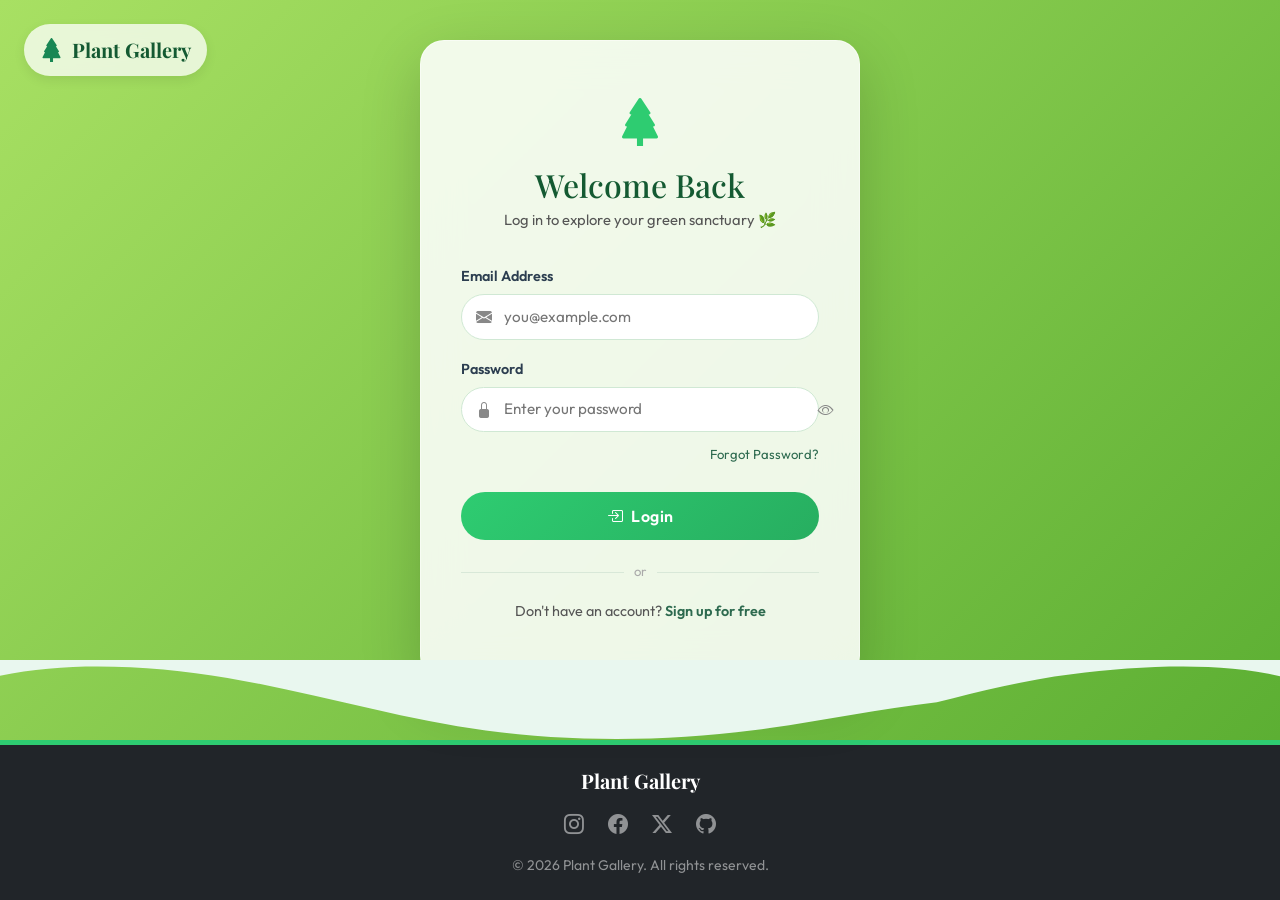
<file: login.html>
<!DOCTYPE html>
<html lang="en">

<head>
    <meta charset="UTF-8">
    <meta name="viewport" content="width=device-width, initial-scale=1.0">
    <title>Login | Plant Gallery</title>
    <meta name="description"
        content="Log in to Plant Gallery and explore our curated indoor plant gallery with detailed care guides.">

    <!-- Google Fonts -->
    <link rel="preconnect" href="https://fonts.googleapis.com">
    <link rel="preconnect" href="https://fonts.gstatic.com" crossorigin>
    <link
        href="https://fonts.googleapis.com/css2?family=Outfit:wght@300;400;600;800&family=Playfair+Display:ital,wght@0,600;1,600&display=swap"
        rel="stylesheet">

    <!-- Bootstrap CSS -->
    <link href="https://cdn.jsdelivr.net/npm/bootstrap@5.3.2/dist/css/bootstrap.min.css" rel="stylesheet">

    <!-- Bootstrap Icons -->
    <link rel="stylesheet" href="https://cdn.jsdelivr.net/npm/bootstrap-icons@1.11.1/font/bootstrap-icons.css">

    <!-- Shared Styles -->
    <link rel="stylesheet" href="style.css">

    <style>
        /* ── Login-page specific overrides ── */

        /* Full-page hero background matching index */
        .login-page-wrapper {
            min-height: 100vh;
            background: linear-gradient(135deg, #a8e063 0%, #56ab2f 100%);
            display: flex;
            flex-direction: column;
        }

        /* Push content below the fixed navbar */
        .login-content-area {
            flex: 1;
            display: flex;
            align-items: center;
            justify-content: center;
            padding: 40px 16px 60px;
            position: relative;
        }

        /* Glassmorphism card */
        .login-card {
            background: rgba(255, 255, 255, 0.88);
            backdrop-filter: blur(20px);
            -webkit-backdrop-filter: blur(20px);
            border: 1px solid rgba(255, 255, 255, 0.45);
            border-radius: 24px;
            box-shadow: 0 20px 60px rgba(0, 0, 0, 0.18);
            padding: 2.8rem 2.5rem 2.5rem;
            width: 100%;
            max-width: 440px;
            animation: fadeIn 0.9s ease forwards;
        }

        .login-card .plant-icon {
            font-size: 3rem;
            color: #2ecc71;
            display: block;
            text-align: center;
            margin-bottom: 0.5rem;
        }

        .login-card h1 {
            font-family: 'Playfair Display', serif;
            font-size: 2rem;
            color: #145a32;
            text-align: center;
            margin-bottom: 0.3rem;
        }

        .login-card .subtitle {
            font-family: 'Outfit', sans-serif;
            font-size: 0.92rem;
            color: #555;
            text-align: center;
            margin-bottom: 2rem;
        }

        /* Form controls */
        .form-label {
            font-family: 'Outfit', sans-serif;
            font-weight: 600;
            font-size: 0.9rem;
            color: #2c3e50;
            margin-bottom: 0.4rem;
        }

        .input-icon-wrapper {
            position: relative;
        }

        .input-icon-wrapper .bi {
            position: absolute;
            left: 14px;
            top: 50%;
            transform: translateY(-50%);
            color: #888;
            font-size: 1rem;
        }

        /* Wrapper is the visual 'pill box' — border lives here, not on the input */
        .input-icon-wrapper {
            position: relative;
            display: flex;
            align-items: center;
            border-radius: 50px;
            border: 1.5px solid #d0e8d4;
            background: #fff;
            transition: border-color 0.3s ease, box-shadow 0.3s ease;
        }

        .input-icon-wrapper:focus-within {
            border-color: #2ecc71;
            box-shadow: 0 0 0 3px rgba(46, 204, 113, 0.18);
        }

        .input-icon-wrapper input {
            font-family: 'Outfit', sans-serif;
            border: none;
            background: transparent;
            outline: none;
            padding: 0.65rem 1rem 0.65rem 2.6rem;
            font-size: 0.95rem;
            width: 100%;
            border-radius: 50px;
        }

        .forgot-link {
            font-family: 'Outfit', sans-serif;
            font-size: 0.82rem;
            color: #2d6a4f;
            text-decoration: none;
            float: right;
            margin-top: 0.3rem;
            transition: color 0.2s;
        }

        .forgot-link:hover {
            color: #145a32;
            text-decoration: underline;
        }

        /* Login button */
        .btn-login {
            background: linear-gradient(135deg, #2ecc71 0%, #27ae60 100%);
            color: #fff;
            font-family: 'Outfit', sans-serif;
            font-weight: 600;
            font-size: 1rem;
            border: none;
            border-radius: 50px;
            padding: 0.75rem;
            width: 100%;
            margin-top: 0.5rem;
            transition: transform 0.25s ease, box-shadow 0.25s ease;
            letter-spacing: 0.5px;
        }

        .btn-login:hover {
            transform: translateY(-3px);
            box-shadow: 0 10px 25px rgba(39, 174, 96, 0.4);
        }

        /* Divider */
        .divider {
            display: flex;
            align-items: center;
            gap: 10px;
            margin: 1.4rem 0 1.2rem;
            color: #aaa;
            font-size: 0.82rem;
            font-family: 'Outfit', sans-serif;
        }

        .divider::before,
        .divider::after {
            content: '';
            flex: 1;
            height: 1px;
            background: #d8e8d8;
        }

        /* Sign-up link */
        .signup-text {
            font-family: 'Outfit', sans-serif;
            font-size: 0.9rem;
            color: #555;
            text-align: center;
        }

        .signup-text a {
            color: #2d6a4f;
            font-weight: 600;
            text-decoration: none;
            transition: color 0.2s;
        }

        .signup-text a:hover {
            color: #145a32;
            text-decoration: underline;
        }

        /* Wave divider at the bottom (decorative, same as index hero) */
        .wave-bottom {
            position: absolute;
            bottom: 0;
            left: 0;
            width: 100%;
            overflow: hidden;
            line-height: 0;
            transform: rotate(180deg);
            pointer-events: none;
        }

        .wave-bottom svg {
            display: block;
            width: calc(100% + 1.3px);
            height: 80px;
        }

        .wave-bottom .shape-fill {
            fill: #e9f7ef;
        }

        /* Password toggle eye button */
        .eye-toggle {
            position: absolute;
            right: 14px;
            top: 50%;
            transform: translateY(-50%);
            background: none;
            border: none;
            padding: 0;
            cursor: pointer;
            color: #888;
            font-size: 1rem;
            line-height: 1;
            transition: color 0.2s;
            z-index: 5;
        }

        .eye-toggle:hover {
            color: #2d6a4f;
        }

        /* Give right-side padding so text doesn't hide under eye icon */
        .has-eye input {
            padding-right: 2.6rem;
        }

        /* Error message */
        .error-msg {
            font-family: 'Outfit', sans-serif;
            font-size: 0.85rem;
            color: #c0392b;
            display: none;
            margin-top: 0.4rem;
            padding-left: 0.5rem;
        }

        /* Floating Logo */
        .floating-logo {
            position: absolute;
            top: 24px;
            left: 24px;
            z-index: 10;
            background: rgba(255, 255, 255, 0.75);
            backdrop-filter: blur(10px);
            padding: 8px 16px;
            border-radius: 50px;
            box-shadow: 0 4px 12px rgba(0, 0, 0, 0.08);
            transition: transform 0.3s ease, background 0.3s ease;
            text-decoration: none;
            display: flex;
            align-items: center;
            gap: 8px;
        }

        .floating-logo:hover {
            transform: translateY(-2px);
            background: rgba(255, 255, 255, 0.95);
        }
    </style>
</head>

<body>



    <!-- Login Page Wrapper (same green gradient as hero) -->
    <div class="login-page-wrapper">

        <!-- Floating Logo -->
        <div class="floating-logo">
            <i class="bi bi-tree-fill text-success fs-4"></i>
            <span class="brand-text fw-bold fs-5 font-playfair" style="color: #145a32;">Plant Gallery</span>
        </div>

        <div class="login-content-area">

            <!-- Glass Login Card -->
            <div class="login-card">

                <i class="bi bi-tree-fill plant-icon"></i>
                <h1>Welcome Back</h1>
                <p class="subtitle">Log in to explore your green sanctuary 🌿</p>

                <form id="loginForm" action="index.html" method="get" novalidate>

                    <!-- Email -->
                    <div class="mb-3">
                        <label for="username" class="form-label">Email Address</label>
                        <div class="input-icon-wrapper">
                            <i class="bi bi-envelope-fill"></i>
                            <input type="email" id="username" name="username" placeholder="you@example.com" required
                                autocomplete="email">
                        </div>
                        <span class="error-msg" id="emailError">Please enter a valid email address.</span>
                    </div>

                    <!-- Password -->
                    <div class="mb-2">
                        <label for="password" class="form-label">Password</label>
                        <div class="input-icon-wrapper has-eye">
                            <i class="bi bi-lock-fill"></i>
                            <input type="password" id="password" name="password" placeholder="Enter your password"
                                required autocomplete="current-password">
                            <button type="button" class="eye-toggle" id="togglePassword"
                                aria-label="Toggle password visibility">
                                <i class="bi bi-eye" id="eyeIcon"></i>
                            </button>
                        </div>
                        <span class="error-msg" id="passwordError">Password cannot be empty.</span>
                    </div>

                    <!-- Password -->
                    <a href="#" class="forgot-link">Forgot Password?</a>
                    <div style="clear:both; margin-bottom: 1.2rem;"></div>

                    <!-- Submit -->
                    <button type="submit" id="loginBtn" class="btn-login">
                        <i class="bi bi-box-arrow-in-right me-2"></i>Login
                    </button>

                </form>

                <div class="divider">or</div>

                <p class="signup-text">
                    Don't have an account? <a href="signup.html">Sign up for free</a>
                </p>

            </div>

            <!-- Decorative wave -->
            <div class="wave-bottom">
                <svg data-name="Layer 1" xmlns="http://www.w3.org/2000/svg" viewBox="0 0 1200 120"
                    preserveAspectRatio="none">
                    <path
                        d="M321.39,56.44c58-10.79,114.16-30.13,172-41.86,82.39-16.72,168.19-17.73,250.45-.39C823.78,31,906.67,72,985.66,92.83c70.05,18.48,146.53,26.09,214.34,3V120H0V95.8C59.71,118.08,130.83,111.47,195.3,98.6,238.11,90,280.92,72.77,321.39,56.44Z"
                        class="shape-fill"></path>
                </svg>
            </div>

        </div>

        <!-- Footer (identical style to index.html) -->
        <footer class="bg-dark text-white py-4 footer-custom">
            <div class="container text-center">
                <h3 class="fw-bold mb-3 font-playfair fs-5">Plant Gallery</h3>
                <div class="d-flex justify-content-center gap-4 mb-3">
                    <a href="https://www.instagram.com/" target="_blank" rel="noopener noreferrer" class="text-white-50 hover-text-white transition-all"><i class="bi bi-instagram fs-5"></i></a>
                    <a href="https://www.facebook.com/" target="_blank" rel="noopener noreferrer" class="text-white-50 hover-text-white transition-all"><i class="bi bi-facebook fs-5"></i></a>
                    <a href="https://x.com/" target="_blank" rel="noopener noreferrer" class="text-white-50 hover-text-white transition-all"><i class="bi bi-twitter-x fs-5"></i></a>
                    <a href="https://github.com/" target="_blank" rel="noopener noreferrer" class="text-white-50 hover-text-white transition-all"><i class="bi bi-github fs-5"></i></a>
                </div>
                <p class="text-white-50 mb-0 small">&copy; 2026 Plant Gallery. All rights reserved.</p>
            </div>
        </footer>

    </div><!-- /#login-page-wrapper -->

    <!-- Bootstrap JS -->
    <script src="https://cdn.jsdelivr.net/npm/bootstrap@5.3.2/dist/js/bootstrap.bundle.min.js"></script>

    <script>
        // Lightweight client-side validation
        document.getElementById('loginForm').addEventListener('submit', function (e) {
            let valid = true;

            const email = document.getElementById('username');
            const emailError = document.getElementById('emailError');
            const password = document.getElementById('password');
            const passwordError = document.getElementById('passwordError');

            // helper: target the wrapper div for border colour
            function wrapOf(el) { return el.closest('.input-icon-wrapper'); }

            // Email check
            const emailRegex = /^[^\s@]+@[^\s@]+\.[^\s@]+$/;
            if (!emailRegex.test(email.value.trim())) {
                emailError.style.display = 'block';
                wrapOf(email).style.borderColor = '#e74c3c';
                valid = false;
            } else {
                emailError.style.display = 'none';
                wrapOf(email).style.borderColor = '#2ecc71';
            }

            // Password check
            if (password.value.trim() === '') {
                passwordError.style.display = 'block';
                wrapOf(password).style.borderColor = '#e74c3c';
                valid = false;
            } else {
                passwordError.style.display = 'none';
                wrapOf(password).style.borderColor = '#2ecc71';
            }

            if (!valid) e.preventDefault();
        });

        // Reset wrapper border on input
        ['username', 'password'].forEach(id => {
            document.getElementById(id).addEventListener('input', function () {
                this.closest('.input-icon-wrapper').style.borderColor = '#d0e8d4';
                document.getElementById(id === 'username' ? 'emailError' : 'passwordError').style.display = 'none';
            });
        });

        // Password visibility toggle
        document.getElementById('togglePassword').addEventListener('click', function () {
            const passInput = document.getElementById('password');
            const eyeIcon = document.getElementById('eyeIcon');
            const isHidden = passInput.type === 'password';
            passInput.type = isHidden ? 'text' : 'password';
            eyeIcon.classList.toggle('bi-eye', !isHidden);
            eyeIcon.classList.toggle('bi-eye-slash', isHidden);
        });
    </script>

</body>

</html>
</file>
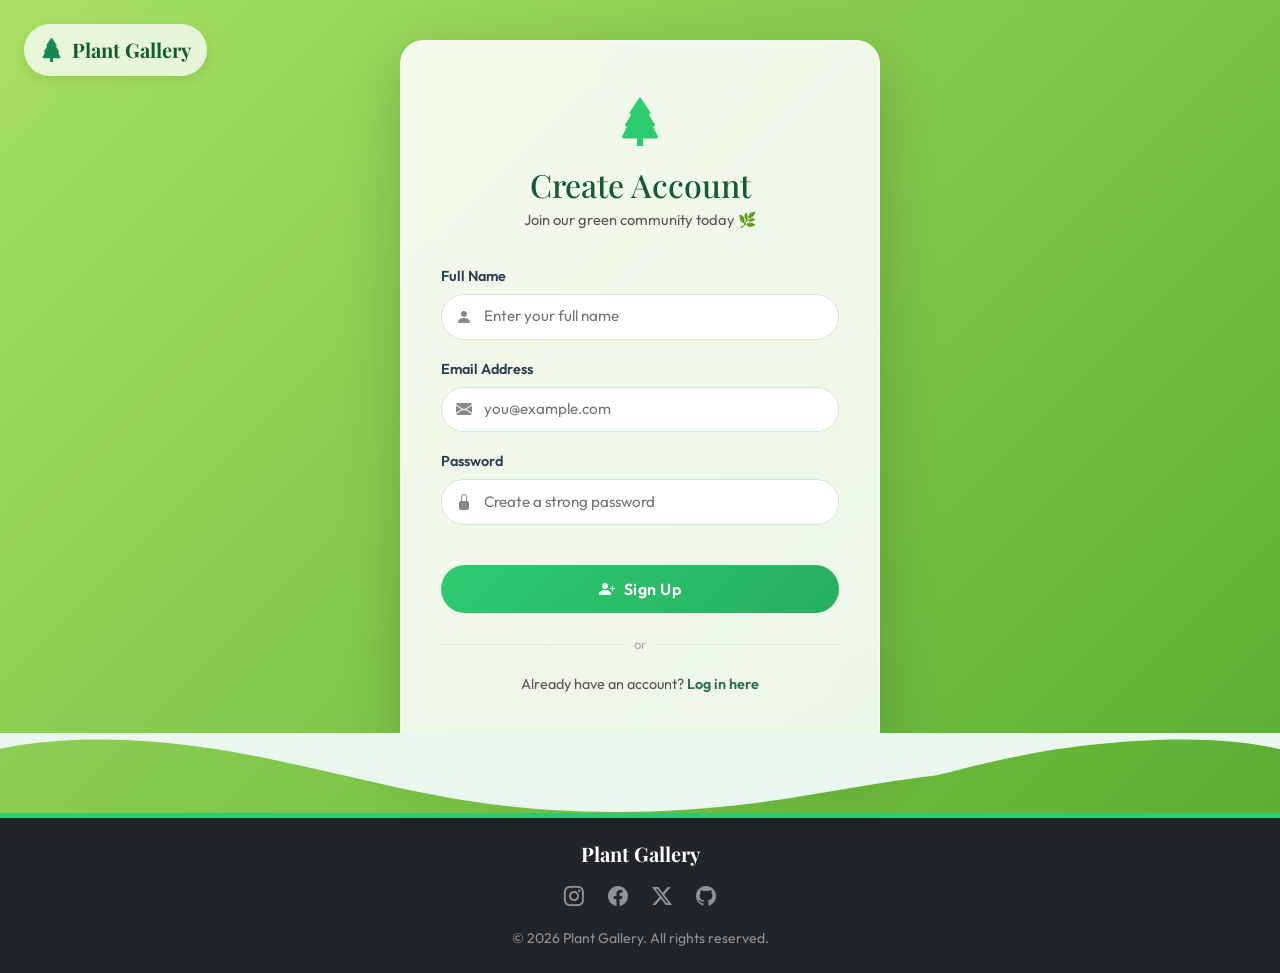
<file: signup.html>
<!DOCTYPE html>
<html lang="en">

<head>
    <meta charset="UTF-8">
    <meta name="viewport" content="width=device-width, initial-scale=1.0">
    <title>Sign Up | Plant Gallery</title>
    <meta name="description"
        content="Create a Plant Gallery account and start discovering beautiful indoor plants with personalised care guides.">

    <!-- Google Fonts -->
    <link rel="preconnect" href="https://fonts.googleapis.com">
    <link rel="preconnect" href="https://fonts.gstatic.com" crossorigin>
    <link
        href="https://fonts.googleapis.com/css2?family=Outfit:wght@300;400;600;800&family=Playfair+Display:ital,wght@0,600;1,600&display=swap"
        rel="stylesheet">

    <!-- Bootstrap CSS -->
    <link href="https://cdn.jsdelivr.net/npm/bootstrap@5.3.2/dist/css/bootstrap.min.css" rel="stylesheet">

    <!-- Bootstrap Icons -->
    <link rel="stylesheet" href="https://cdn.jsdelivr.net/npm/bootstrap-icons@1.11.1/font/bootstrap-icons.css">

    <!-- Shared Styles -->
    <link rel="stylesheet" href="style.css">

    <style>
        /* ── Page specific overrides ── */
        .page-wrapper {
            min-height: 100vh;
            background: linear-gradient(135deg, #a8e063 0%, #56ab2f 100%);
            display: flex;
            flex-direction: column;
        }

        .content-area {
            flex: 1;
            display: flex;
            align-items: center;
            justify-content: center;
            padding: 40px 16px 60px;
            position: relative;
        }

        /* Glassmorphism card */
        .glass-card {
            background: rgba(255, 255, 255, 0.88);
            backdrop-filter: blur(20px);
            -webkit-backdrop-filter: blur(20px);
            border: 1px solid rgba(255, 255, 255, 0.45);
            border-radius: 24px;
            box-shadow: 0 20px 60px rgba(0, 0, 0, 0.18);
            padding: 2.8rem 2.5rem 2.5rem;
            width: 100%;
            max-width: 480px;
            animation: fadeIn 0.9s ease forwards;
        }

        .glass-card .plant-icon {
            font-size: 3rem;
            color: #2ecc71;
            display: block;
            text-align: center;
            margin-bottom: 0.5rem;
        }

        .glass-card h1 {
            font-family: 'Playfair Display', serif;
            font-size: 2rem;
            color: #145a32;
            text-align: center;
            margin-bottom: 0.3rem;
        }

        .glass-card .subtitle {
            font-family: 'Outfit', sans-serif;
            font-size: 0.92rem;
            color: #555;
            text-align: center;
            margin-bottom: 2rem;
        }

        /* Form controls */
        .form-label {
            font-family: 'Outfit', sans-serif;
            font-weight: 600;
            font-size: 0.9rem;
            color: #2c3e50;
            margin-bottom: 0.4rem;
        }

        .input-icon-wrapper {
            position: relative;
            display: flex;
            align-items: center;
            border-radius: 50px;
            border: 1.5px solid #d0e8d4;
            background: #fff;
            transition: border-color 0.3s ease, box-shadow 0.3s ease;
        }

        .input-icon-wrapper:focus-within {
            border-color: #2ecc71;
            box-shadow: 0 0 0 3px rgba(46, 204, 113, 0.18);
        }

        .input-icon-wrapper .bi {
            position: absolute;
            left: 14px;
            color: #888;
            font-size: 1rem;
        }

        .input-icon-wrapper input {
            font-family: 'Outfit', sans-serif;
            border: none;
            background: transparent;
            outline: none;
            padding: 0.65rem 1rem 0.65rem 2.6rem;
            font-size: 0.95rem;
            width: 100%;
            border-radius: 50px;
        }

        .btn-action {
            background: linear-gradient(135deg, #2ecc71 0%, #27ae60 100%);
            color: #fff;
            font-family: 'Outfit', sans-serif;
            font-weight: 600;
            font-size: 1rem;
            border: none;
            border-radius: 50px;
            padding: 0.75rem;
            width: 100%;
            margin-top: 1.5rem;
            transition: transform 0.25s ease, box-shadow 0.25s ease;
            letter-spacing: 0.5px;
        }

        .btn-action:hover {
            transform: translateY(-3px);
            box-shadow: 0 10px 25px rgba(39, 174, 96, 0.4);
        }

        .divider {
            display: flex;
            align-items: center;
            gap: 10px;
            margin: 1.4rem 0 1.2rem;
            color: #aaa;
            font-size: 0.82rem;
            font-family: 'Outfit', sans-serif;
        }

        .divider::before,
        .divider::after {
            content: '';
            flex: 1;
            height: 1px;
            background: #d8e8d8;
        }

        .login-text {
            font-family: 'Outfit', sans-serif;
            font-size: 0.9rem;
            color: #555;
            text-align: center;
        }

        .login-text a {
            color: #2d6a4f;
            font-weight: 600;
            text-decoration: none;
            transition: color 0.2s;
        }

        .login-text a:hover {
            color: #145a32;
            text-decoration: underline;
        }

        .error-msg {
            font-family: 'Outfit', sans-serif;
            font-size: 0.85rem;
            color: #c0392b;
            display: none;
            margin-top: 0.4rem;
            padding-left: 0.5rem;
        }

        /* Floating Logo */
        .floating-logo {
            position: absolute;
            top: 24px;
            left: 24px;
            z-index: 10;
            background: rgba(255, 255, 255, 0.75);
            backdrop-filter: blur(10px);
            padding: 8px 16px;
            border-radius: 50px;
            box-shadow: 0 4px 12px rgba(0, 0, 0, 0.08);
            transition: transform 0.3s ease, background 0.3s ease;
            text-decoration: none;
            display: flex;
            align-items: center;
            gap: 8px;
        }

        .floating-logo:hover {
            transform: translateY(-2px);
            background: rgba(255, 255, 255, 0.95);
        }

        .floating-logo .brand-text {
            color: #145a32;
        }

        .wave-bottom {
            position: absolute;
            bottom: 0;
            left: 0;
            width: 100%;
            overflow: hidden;
            line-height: 0;
            transform: rotate(180deg);
            pointer-events: none;
        }

        .wave-bottom svg {
            display: block;
            width: calc(100% + 1.3px);
            height: 80px;
        }

        .wave-bottom .shape-fill {
            fill: #e9f7ef;
        }
        
        @keyframes fadeIn {
            from { opacity: 0; transform: translateY(20px); }
            to { opacity: 1; transform: translateY(0); }
        }
    </style>
</head>

<body>

    <div class="page-wrapper">

        <!-- Floating Logo -->
        <div class="floating-logo">
            <i class="bi bi-tree-fill text-success fs-4"></i>
            <span class="brand-text fw-bold fs-5 font-playfair">Plant Gallery</span>
        </div>

        <div class="content-area">

            <!-- Glass signup Card -->
            <div class="glass-card">

                <i class="bi bi-tree-fill plant-icon"></i>
                <h1>Create Account</h1>
                <p class="subtitle">Join our green community today 🌿</p>

                <form id="signupForm" action="index.html" method="get" novalidate>
                    
                    <!-- Name -->
                    <div class="mb-3">
                        <label for="fullName" class="form-label">Full Name</label>
                        <div class="input-icon-wrapper">
                            <i class="bi bi-person-fill"></i>
                            <input type="text" id="fullName" name="fullName" placeholder="Enter your full name" required>
                        </div>
                        <span class="error-msg" id="nameError">Please enter your name.</span>
                    </div>

                    <!-- Email -->
                    <div class="mb-3">
                        <label for="email" class="form-label">Email Address</label>
                        <div class="input-icon-wrapper">
                            <i class="bi bi-envelope-fill"></i>
                            <input type="email" id="email" name="email" placeholder="you@example.com" required
                                autocomplete="email">
                        </div>
                        <span class="error-msg" id="emailError">Please enter a valid email address.</span>
                    </div>

                    <!-- Password -->
                    <div class="mb-3">
                        <label for="password" class="form-label">Password</label>
                        <div class="input-icon-wrapper">
                            <i class="bi bi-lock-fill"></i>
                            <input type="password" id="password" name="password" placeholder="Create a strong password"
                                required autocomplete="new-password">
                        </div>
                        <span class="error-msg" id="passwordError">Password must be at least 6 characters.</span>
                    </div>

                    <!-- Submit -->
                    <button type="submit" class="btn-action">
                        <i class="bi bi-person-plus-fill me-2"></i>Sign Up
                    </button>

                </form>

                <div class="divider">or</div>

                <p class="login-text">
                    Already have an account? <a href="login.html">Log in here</a>
                </p>

            </div>

            <div class="wave-bottom">
                <svg data-name="Layer 1" xmlns="http://www.w3.org/2000/svg" viewBox="0 0 1200 120"
                    preserveAspectRatio="none">
                    <path
                        d="M321.39,56.44c58-10.79,114.16-30.13,172-41.86,82.39-16.72,168.19-17.73,250.45-.39C823.78,31,906.67,72,985.66,92.83c70.05,18.48,146.53,26.09,214.34,3V120H0V95.8C59.71,118.08,130.83,111.47,195.3,98.6,238.11,90,280.92,72.77,321.39,56.44Z"
                        class="shape-fill"></path>
                </svg>
            </div>

        </div>

        <footer class="bg-dark text-white py-4 footer-custom mt-auto">
            <div class="container text-center">
                <h3 class="fw-bold mb-3 font-playfair fs-5">Plant Gallery</h3>
                <div class="d-flex justify-content-center gap-4 mb-3">
                    <a href="https://www.instagram.com/" target="_blank" rel="noopener noreferrer" class="text-white-50 hover-text-white transition-all"><i class="bi bi-instagram fs-5"></i></a>
                    <a href="https://www.facebook.com/" target="_blank" rel="noopener noreferrer" class="text-white-50 hover-text-white transition-all"><i class="bi bi-facebook fs-5"></i></a>
                    <a href="https://x.com/" target="_blank" rel="noopener noreferrer" class="text-white-50 hover-text-white transition-all"><i class="bi bi-twitter-x fs-5"></i></a>
                    <a href="https://github.com/" target="_blank" rel="noopener noreferrer" class="text-white-50 hover-text-white transition-all"><i class="bi bi-github fs-5"></i></a>
                </div>
                <p class="text-white-50 mb-0 small">&copy; 2026 Plant Gallery. All rights reserved.</p>
            </div>
        </footer>

    </div>

    <!-- Bootstrap JS -->
    <script src="https://cdn.jsdelivr.net/npm/bootstrap@5.3.2/dist/js/bootstrap.bundle.min.js"></script>

    <script>
        document.getElementById('signupForm').addEventListener('submit', function (e) {
            let valid = true;

            const name = document.getElementById('fullName');
            const nameError = document.getElementById('nameError');
            const email = document.getElementById('email');
            const emailError = document.getElementById('emailError');
            const password = document.getElementById('password');
            const passwordError = document.getElementById('passwordError');

            function wrapOf(el) { return el.closest('.input-icon-wrapper'); }

            // Name check
            if (name.value.trim() === '') {
                nameError.style.display = 'block';
                wrapOf(name).style.borderColor = '#e74c3c';
                valid = false;
            } else {
                nameError.style.display = 'none';
                wrapOf(name).style.borderColor = '#2ecc71';
            }

            // Email check
            const emailRegex = /^[^\s@]+@[^\s@]+\.[^\s@]+$/;
            if (!emailRegex.test(email.value.trim())) {
                emailError.style.display = 'block';
                wrapOf(email).style.borderColor = '#e74c3c';
                valid = false;
            } else {
                emailError.style.display = 'none';
                wrapOf(email).style.borderColor = '#2ecc71';
            }

            // Password check
            if (password.value.trim().length < 6) {
                passwordError.style.display = 'block';
                wrapOf(password).style.borderColor = '#e74c3c';
                valid = false;
            } else {
                passwordError.style.display = 'none';
                wrapOf(password).style.borderColor = '#2ecc71';
            }

            if (!valid) e.preventDefault();
        });

        // Reset wrapper border on input
        ['fullName', 'email', 'password'].forEach(id => {
            document.getElementById(id).addEventListener('input', function () {
                this.closest('.input-icon-wrapper').style.borderColor = '#d0e8d4';
                const errId = id === 'fullName' ? 'nameError' : (id === 'email' ? 'emailError' : 'passwordError');
                document.getElementById(errId).style.display = 'none';
            });
        });
    </script>
</body>

</html>
</file>
<file: style.css>
/* Google Web Fonts Integration */
:root {
    --primary-green: #2ecc71;
    --dark-green: #145a32;
    --light-green: #e9f7ef;
    --text-color: #2c3e50;
    --glass-bg: rgba(255, 255, 255, 0.85);
    --glass-border: rgba(255, 255, 255, 0.4);
}

body {
    font-family: 'Outfit', sans-serif;
    color: var(--text-color);
    background-color: #f8f9fa;
    scroll-behavior: smooth;
    overflow-x: hidden;
}

h1, h2, h3, .navbar-brand, .font-playfair, .plant-title-font {
    font-family: 'Playfair Display', serif;
}

/* Glassmorphism Navigation */
.bg-glass {
    background: var(--glass-bg);
    backdrop-filter: blur(10px);
    -webkit-backdrop-filter: blur(10px);
    border-bottom: 1px solid var(--glass-border);
}

.transition-nav {
    transition: all 0.3s ease;
}

.navbar-brand .brand-text {
    color: var(--dark-green);
    letter-spacing: 1px;
}

.nav-link {
    color: #555 !important;
    position: relative;
    padding-bottom: 5px;
    margin: 0 10px;
}

.nav-link:hover, .nav-link.active {
    color: var(--dark-green) !important;
}

.nav-link::after {
    content: '';
    position: absolute;
    width: 0;
    height: 2px;
    bottom: 0;
    left: 0;
    background-color: var(--primary-green);
    transition: width 0.3s ease;
}

.nav-link:hover::after, .nav-link.active::after {
    width: 100%;
}

/* Hero Section */
.hero-section {
    min-height: 100vh;
    padding-top: 80px;
}

.hero-bg {
    background: linear-gradient(135deg, #a8e063 0%, #56ab2f 100%);
    z-index: 0;
}

.hero-overlay {
    background: rgba(0, 0, 0, 0.2);
    z-index: 1;
}

.hero-title {
    text-shadow: 2px 2px 4px rgba(0,0,0,0.3);
}

.btn-hover-grow {
    transition: transform 0.3s ease, box-shadow 0.3s ease;
}

.btn-hover-grow:hover {
    transform: translateY(-5px);
    box-shadow: 0 10px 20px rgba(0, 0, 0, 0.2) !important;
}

.custom-shape-divider-bottom-1700688329 {
    position: absolute;
    bottom: 0;
    left: 0;
    width: 100%;
    overflow: hidden;
    line-height: 0;
    transform: rotate(180deg);
    z-index: 2;
}

.custom-shape-divider-bottom-1700688329 svg {
    position: relative;
    display: block;
    width: calc(100% + 1.3px);
    height: 150px;
}

.custom-shape-divider-bottom-1700688329 .shape-fill {
    fill: #e9f7ef;
}

/* Animations */
.animate-fade-in {
    animation: fadeIn 1.2s ease forwards;
}

.animate-fade-in-delayed {
    opacity: 0;
    animation: fadeIn 1.2s ease 0.6s forwards;
}

.animate-slide-up {
    opacity: 0;
    animation: slideUp 1s ease 0.3s forwards;
}

@keyframes fadeIn {
    from { opacity: 0; }
    to { opacity: 1; }
}

@keyframes slideUp {
    from { opacity: 0; transform: translateY(30px); }
    to { opacity: 1; transform: translateY(0); }
}

.card-stagger-enter {
    opacity: 0;
    transform: translateY(20px);
    transition: opacity 0.5s ease, transform 0.5s ease;
}

.card-stagger-enter.show {
    opacity: 1;
    transform: translateY(0);
}

/* Utilities */
.bg-light-green {
    background-color: var(--light-green);
}

.text-dark-green {
    color: var(--dark-green);
}

.title-underline {
    width: 60px;
    height: 4px;
    background-color: var(--primary-green);
    border-radius: 2px;
}

/* Search Box */
.search-box {
    margin-top: -80px;
    z-index: 10;
}

.search-box input {
    background: transparent;
    border: none;
    box-shadow: none;
}

.search-box input:focus {
    box-shadow: none;
    outline: none;
}

.search-box i {
    font-size: 1.2rem;
}

/* Category Filters */
.btn-filter {
    background: #fff;
    color: #555;
    border: 1px solid #eee;
    font-family: 'Outfit', sans-serif;
    font-weight: 500;
    transition: all 0.3s cubic-bezier(0.4, 0, 0.2, 1);
}

.btn-filter:hover {
    background: var(--light-green);
    color: var(--dark-green);
    border-color: var(--primary-green);
    transform: translateY(-2px);
}

.btn-filter.active {
    background: var(--primary-green);
    color: #fff;
    border-color: var(--primary-green);
    box-shadow: 0 4px 12px rgba(46, 204, 113, 0.3) !important;
}

/* Plant Card */
.plant-card {
    border: none;
    border-radius: 15px;
    overflow: hidden;
    transition: all 0.4s ease;
    background: #fff;
    box-shadow: 0 5px 15px rgba(0,0,0,0.05);
    height: 100%;
}

.plant-card:hover {
    transform: translateY(-10px);
    box-shadow: 0 15px 30px rgba(0,0,0,0.1);
}

.plant-img-wrapper {
    height: 250px;
    overflow: hidden;
    position: relative;
}

.plant-img {
    width: 100%;
    height: 100%;
    object-fit: cover;
    transition: transform 0.6s ease;
}

.plant-card:hover .plant-img {
    transform: scale(1.1);
}

.category-badge {
    position: absolute;
    top: 15px;
    right: 15px;
    z-index: 2;
    background: rgba(46, 204, 113, 0.9);
    color: white;
    padding: 5px 15px;
    border-radius: 20px;
    font-size: 0.8rem;
    font-weight: 600;
    box-shadow: 0 2px 10px rgba(0,0,0,0.1);
}

.card-body {
    padding: 1.5rem;
}

.card-title {
    color: var(--dark-green);
    margin-bottom: 0.5rem;
}

.btn-outline-custom {
    color: var(--primary-green);
    border-color: var(--primary-green);
    border-radius: 20px;
    padding: 8px 20px;
    transition: all 0.3s;
}

.btn-outline-custom:hover {
    background-color: var(--primary-green);
    color: white;
}

/* Modal Styling */
.modal-content {
    border-radius: 20px;
}

.border-radius-custom {
    border-radius: 20px;
}

#modalImage {
    min-height: 300px;
}

.tracking-wide {
    letter-spacing: 1px;
}

.bg-success-subtle {
    background-color: #d1e7dd !important;
}

.bg-light-warning { background-color: #fff3cd; }
.bg-light-info { background-color: #cff4fc; }
.bg-light-danger { background-color: #f8d7da; }

.icon-box {
    width: 40px;
    height: 40px;
    font-size: 1.2rem;
}

.custom-gradient-top {
    background: linear-gradient(to bottom, rgba(0,0,0,0.5), rgba(0,0,0,0));
}

.care-list li span {
    font-size: 0.95rem;
}

/* Footer */
.footer-custom {
    border-top: 5px solid var(--primary-green);
}

.hover-text-white:hover {
    color: #fff !important;
    transform: translateY(-3px);
}

.transition-all {
    transition: all 0.3s ease;
    display: inline-block;
}

.hover-translate-up:hover {
    transform: translateY(-10px);
    box-shadow: 0 10px 25px rgba(0,0,0,0.1) !important;
}

.bg-success {
    background-color: var(--primary-green) !important;
}

/* Section transitions */
section {
    position: relative;
    z-index: 1;
}

/* Section Cards */
.section-card {
    background: #ffffff;
    border-radius: 24px;
    padding: 3rem;
    box-shadow: 0 15px 45px rgba(0, 0, 0, 0.07);
    border: 1px solid rgba(0, 0, 0, 0.02);
    transition: all 0.4s cubic-bezier(0.165, 0.84, 0.44, 1);
}

.section-card:hover {
    box-shadow: 0 25px 60px rgba(0, 0, 0, 0.12);
    transform: translateY(-8px);
}
</file>
